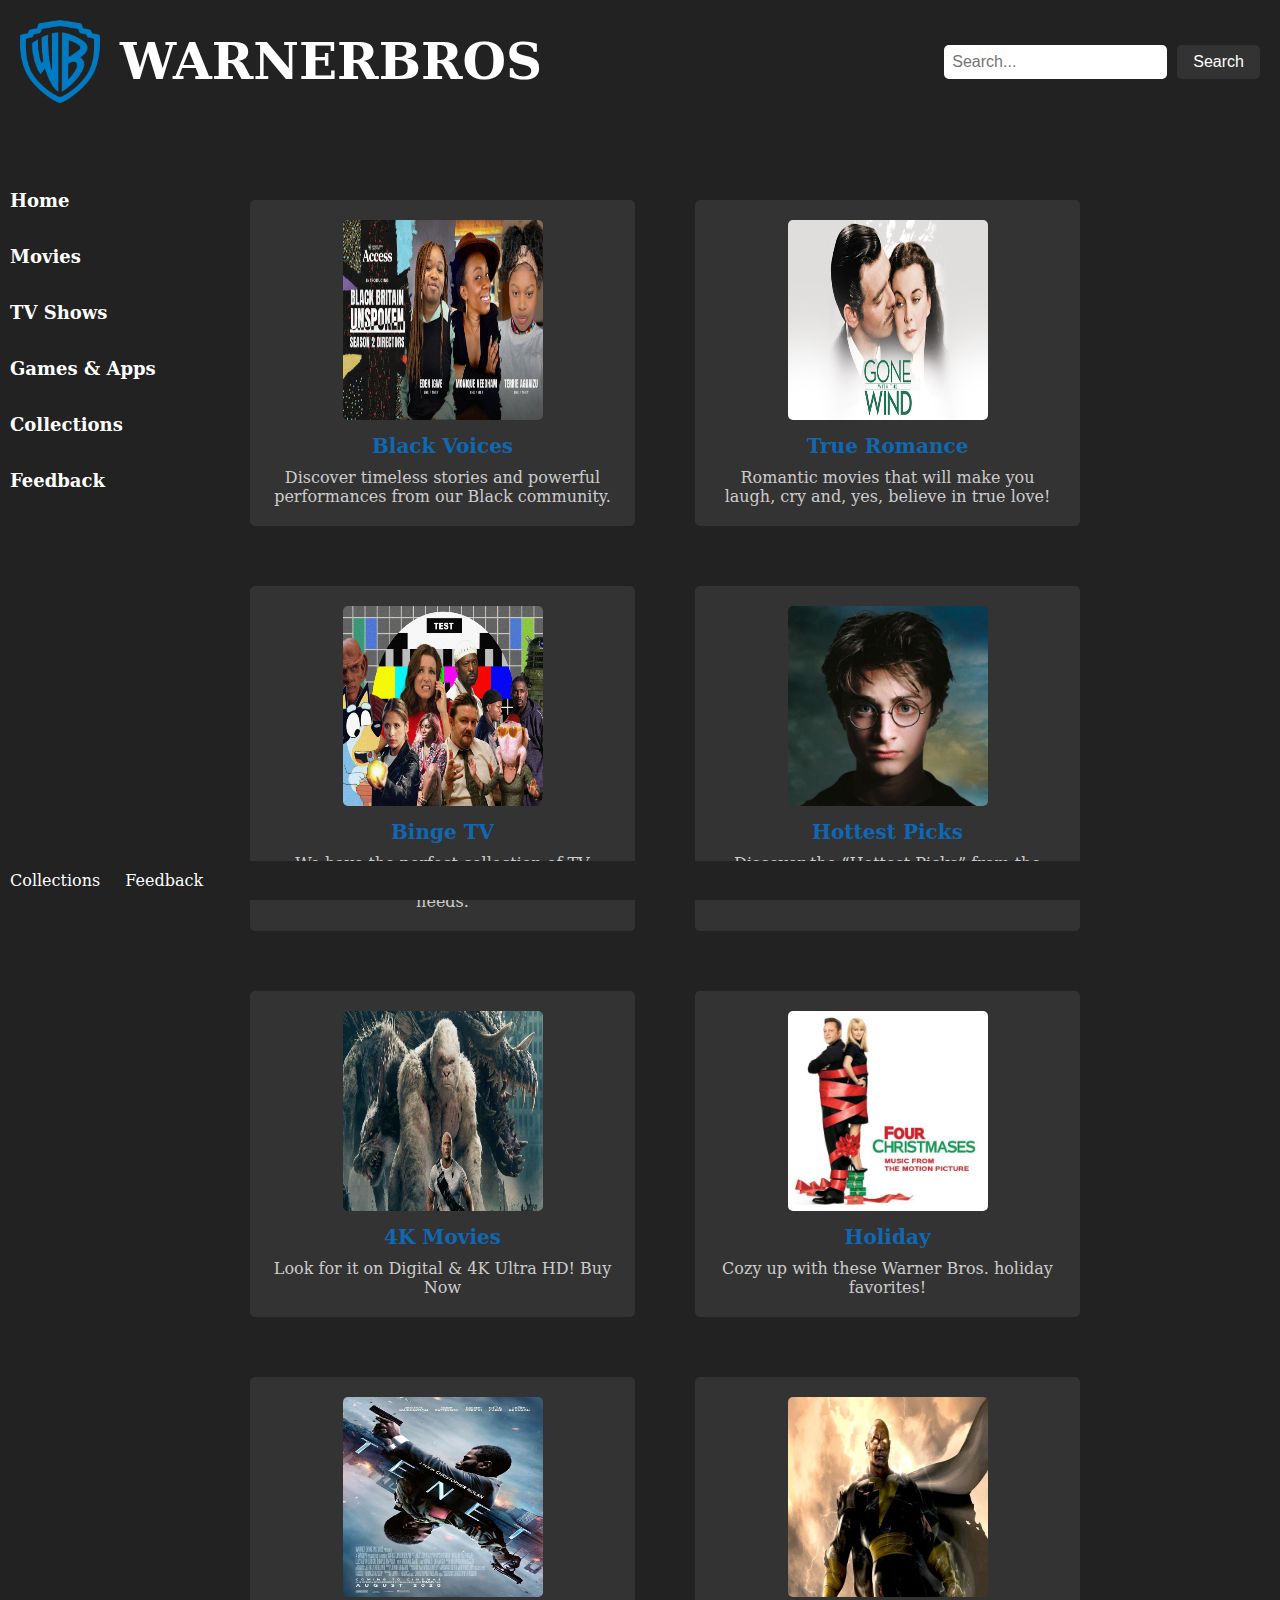
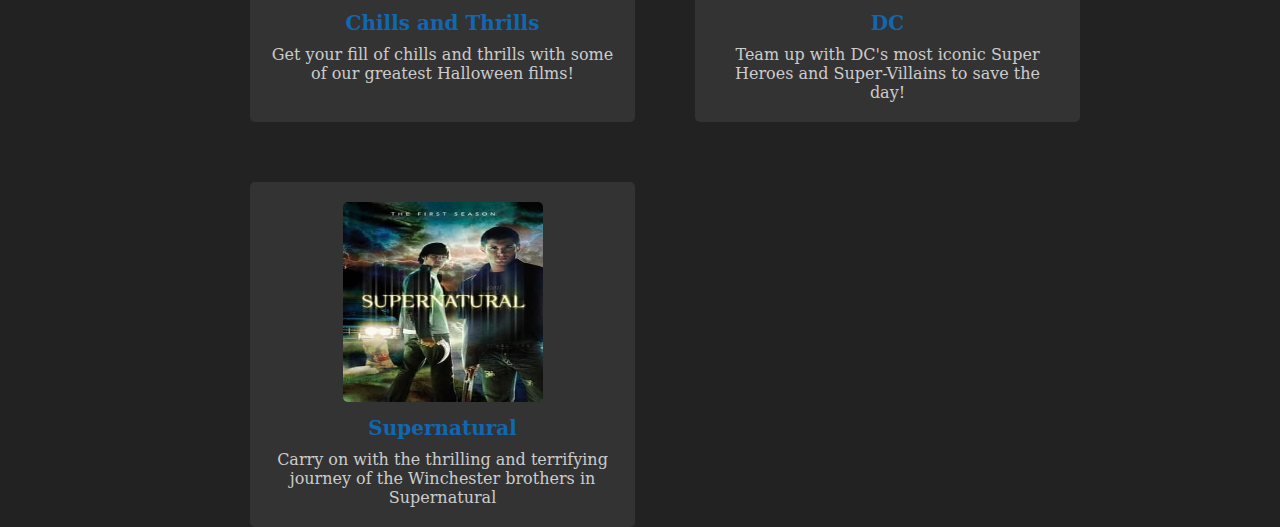
<file: collections.html>
<!DOCTYPE html>
<html lang="en">
<head>
    <meta charset="UTF-8">
    <meta name="viewport" content="width=device-width, initial-scale=1.0">
    <title>Warnerbros Website - Collections</title>
    <link rel="stylesheet" href="styles.css">
    <style>
        

        .container {
            max-width: 1500px;
            margin: 0 auto;
            padding: 200px;
            display: grid;
            grid-template-columns: repeat(auto-fit, minmax(250px, 1fr));
            grid-gap: 60px;
			margin-left: 50px;
        }

        .collection-item {
            background-color: #333;
            padding: 20px;
            border-radius: 5px;
            text-align: center;
        }

        .collection-item img {
            width: 200px;
            height: 200px;
            border-radius: 5px;
            margin-bottom: 10px;
        }

        .collection-title {
            font-size: 20px;
            font-weight: bold;
            margin-bottom: 10px;
        }

        .collection-description {
            font-size: 16px;
            color: #ccc;
        }
    </style>
</head>
<body>

    <header class="header">
        <div class="logo-container">
            <img src="Images/logo.png" alt="Your Logo" class="logo">
            <div class="title">WARNERBROS</div>
        </div>
        <div class="search-container">
            <input type="text" class="search-input" placeholder="Search...">
            <button class="search-button">Search</button>
        </div>
    </header>

    <nav class="vertical-nav">
        <ul>
            <li><a href="index.html">Home</a></li>
            <li><a href="movies.html">Movies</a></li>
            <li><a href="tv-shows.html">TV Shows</a></li>
            <li><a href="games-apps.html">Games & Apps</a></li>
            <li><a href="collections.html">Collections</a></li>
            <li><a href="feedback.html">Feedback</a></li>
        </ul>
    </nav>

    <div class="container">
        <div class="collection-item">
            <img src="Images/collection1.jpg" alt="Collection 1">
            <div class="collection-title">Black Voices</div>
            <div class="collection-description">Discover timeless stories and powerful performances from our Black community.</div>
        </div>
        <div class="collection-item">
            <img src="Images/collection2.jpg" alt="Collection 2">
            <div class="collection-title">True Romance</div>
            <div class="collection-description">Romantic movies that will make you laugh, cry and, yes, believe in true love!</div>
        </div>
        <div class="collection-item">
            <img src="Images/collection3.jpg" alt="Collection 3">
            <div class="collection-title">Binge TV</div>
            <div class="collection-description">We have the perfect collection of TV Series to meet your binge-watching needs.</div>
        </div>
		<div class="collection-item">
            <img src="Images/collection4.jpeg" alt="Collection 4">
            <div class="collection-title">Hottest Picks</div>
            <div class="collection-description">Discover the “Hottest Picks” from the Warner Bros. Library.</div>
        </div>
		<div class="collection-item">
            <img src="Images/collection5.jpg" alt="Collection 5">
            <div class="collection-title">4K Movies</div>
            <div class="collection-description">Look for it on Digital & 4K Ultra HD! Buy Now</div>
        </div>
		<div class="collection-item">
            <img src="Images/collection6.jpg" alt="Collection 6">
            <div class="collection-title">Holiday</div>
            <div class="collection-description">Cozy up with these Warner Bros. holiday favorites! </div>
        </div>
		<div class="collection-item">
            <img src="Images/collection7.jpg" alt="Collection 7">
            <div class="collection-title">Chills and Thrills</div>
            <div class="collection-description">Get your fill of chills and thrills with some of our greatest Halloween films!</div>
        </div>
		<div class="collection-item">
            <img src="Images/collection8.jpeg" alt="Collection 8">
            <div class="collection-title">DC</div>
            <div class="collection-description">Team up with DC's most iconic Super Heroes and Super-Villains to save the day! </div>
        </div>
		<div class="collection-item">
            <img src="Images/collection9.jpg" alt="Collection 9">
            <div class="collection-title">Supernatural</div>
            <div class="collection-description">Carry on with the thrilling and terrifying journey of the Winchester brothers in Supernatural</div>
        </div>
    </div>

    <footer>
        <div class="footer-links">
            <a href="#collections">Collections</a>
            <a href="#feedback">Feedback</a>
        </div>
    </footer>

    <script src="script.js"></script>
</body>
</html>
</file>
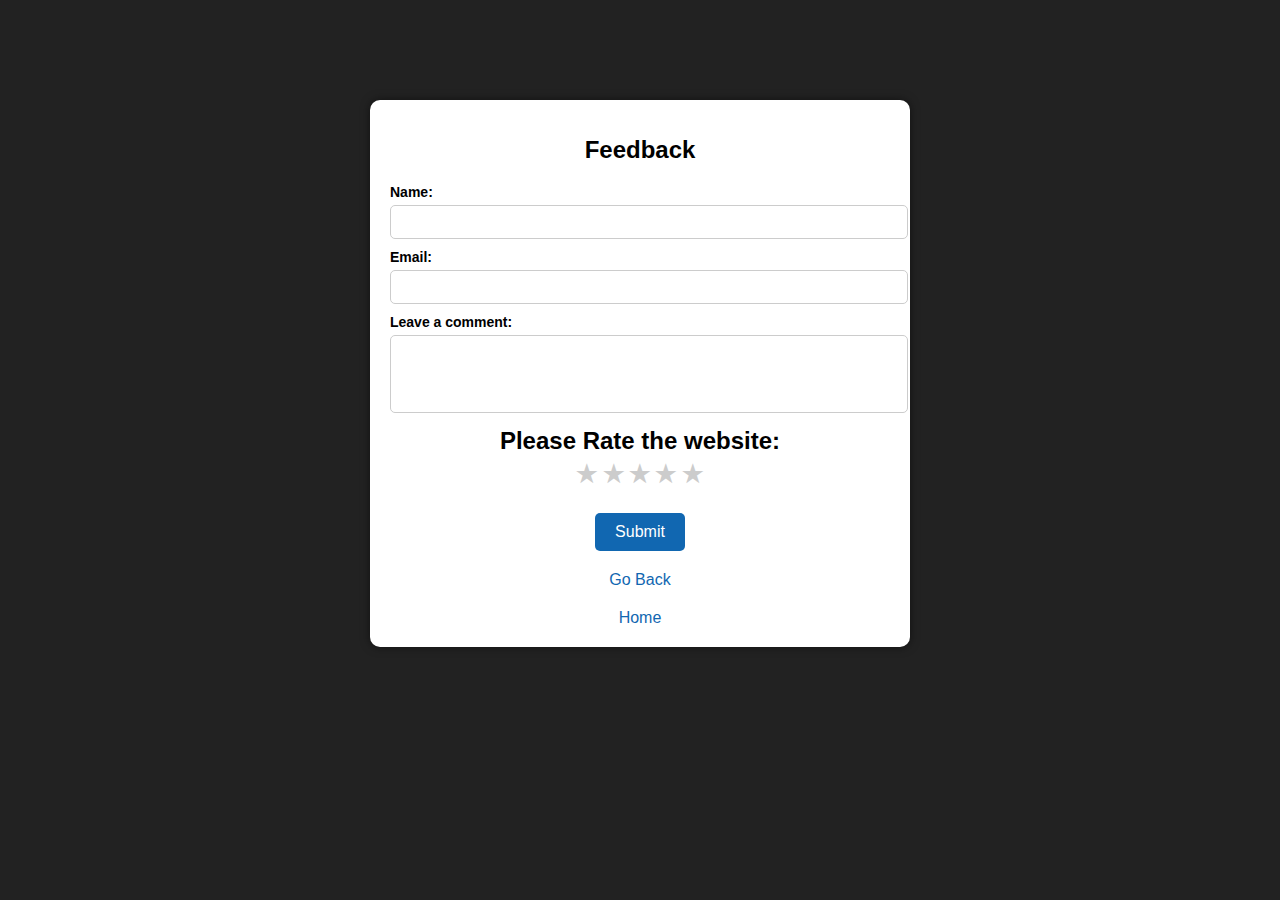
<file: feedback.html>
<!DOCTYPE html>
<html lang="en">
<head>
    <meta charset="UTF-8">
    <meta name="viewport" content="width=device-width, initial-scale=1.0">
    <title>Feedback</title>
    <style>
        body {
            font-family: Arial, sans-serif;
            background-color: #222;
			color: #black;
        }
        
        .container {
            max-width: 500px;
            margin: 100px auto;
            padding: 20px;
            background-color: white;
            border-radius: 10px;
            box-shadow: 0 0 10px rgba(0, 0, 0, 0.5);
			color: #black;
        }

        h1 {
            text-align: center;
            margin-bottom: 20px;
            font-size: 24px;
        }

        .form-group {
            margin-bottom: 10px;
        }

        label {
            display: block;
            font-weight: bold;
            margin-bottom: 5px;
            font-size: 14px;
        }

        input[type="text"],
        textarea {
            width: 100%;
            padding: 8px;
            border: 1px solid #ccc;
            border-radius: 5px;
            font-size: 14px;
            background-color: white;
            color: black;
        }

        textarea {
            height: 60px;
            resize: none;
        }

        .rating {
            margin-bottom: 20px;
            text-align: center;
        }

        .rating input[type="radio"] {
            display: none;
        }

        .rating label {
            display: inline-block;
            cursor: pointer;
            font-size: 24px;
            color: #black;
        }

        .rating input[type="radio"] + label {
            color: #ccc;
        }

        .rating input[type="radio"]:checked + label {
            color: #ffcc00;
        }

        .submit-btn {
            background-color: #1167b1;
            color: #fff;
            border: none;
            padding: 10px 20px;
            border-radius: 5px;
            cursor: pointer;
            font-size: 16px;
            transition: background-color 0.3s ease;
            display: block;
            margin: 0 auto;
        }

        .submit-btn:hover {
            background-color: #0b4c82;
        }

        .thank-you {
            text-align: center;
            margin-top: 20px;
            font-size: 18px;
            color: #black;
        }

        .back-btn {
            display: block;
            text-align: center;
            margin-top: 20px;
            font-size: 16px;
            color: #1167b1;
            text-decoration: none;
            transition: color 0.3s ease;
        }

        .back-btn:hover {
            color: #0b4c82;
        }
    </style>
</head>
<body>
    <div class="container">
        <h1>Feedback</h1>
        <form id="feedback-form">
            <div class="form-group">
                <label for="name">Name:</label>
                <input type="text" id="name" name="name" required>
            </div>
            <div class="form-group">
                <label for="email">Email:</label>
                <input type="text" id="email" name="email" required>
            </div>
            <div class="form-group">
                <label for="message">Leave a comment:</label>
                <textarea id="message" name="message" required></textarea>
            </div>
            <div class="form-group rating">
                <label for="rating">Please Rate the website:</label><br>
                <input type="radio" id="rating1" name="rating" value="5"><label for="rating1">★</label>
                <input type="radio" id="rating2" name="rating" value="4"><label for="rating2">★</label>
                <input type="radio" id="rating3" name="rating" value="3"><label for="rating3">★</label>
                <input type="radio" id="rating4" name="rating" value="2"><label for="rating4">★</label>
                <input type="radio" id="rating5" name="rating" value="1"><label for="rating5">★</label>
            </div>
            <button type="submit" class="submit-btn">Submit</button>
        </form>
        <div id="thank-you" class="thank-you" style="display: none;">Thank you for your feedback!</div>
        <a href="#" class="back-btn" onclick="history.go(-1);">Go Back</a>
        <a href="index.html" class="back-btn">Home</a>
    </div>

    <script>
        document.getElementById('feedback-form').addEventListener('submit', function(event) {
            event.preventDefault();
            document.getElementById('feedback-form').style.display = 'none';
            document.getElementById('thank-you').style.display = 'block';
        });
    </script>
</body>
</html>
</file>
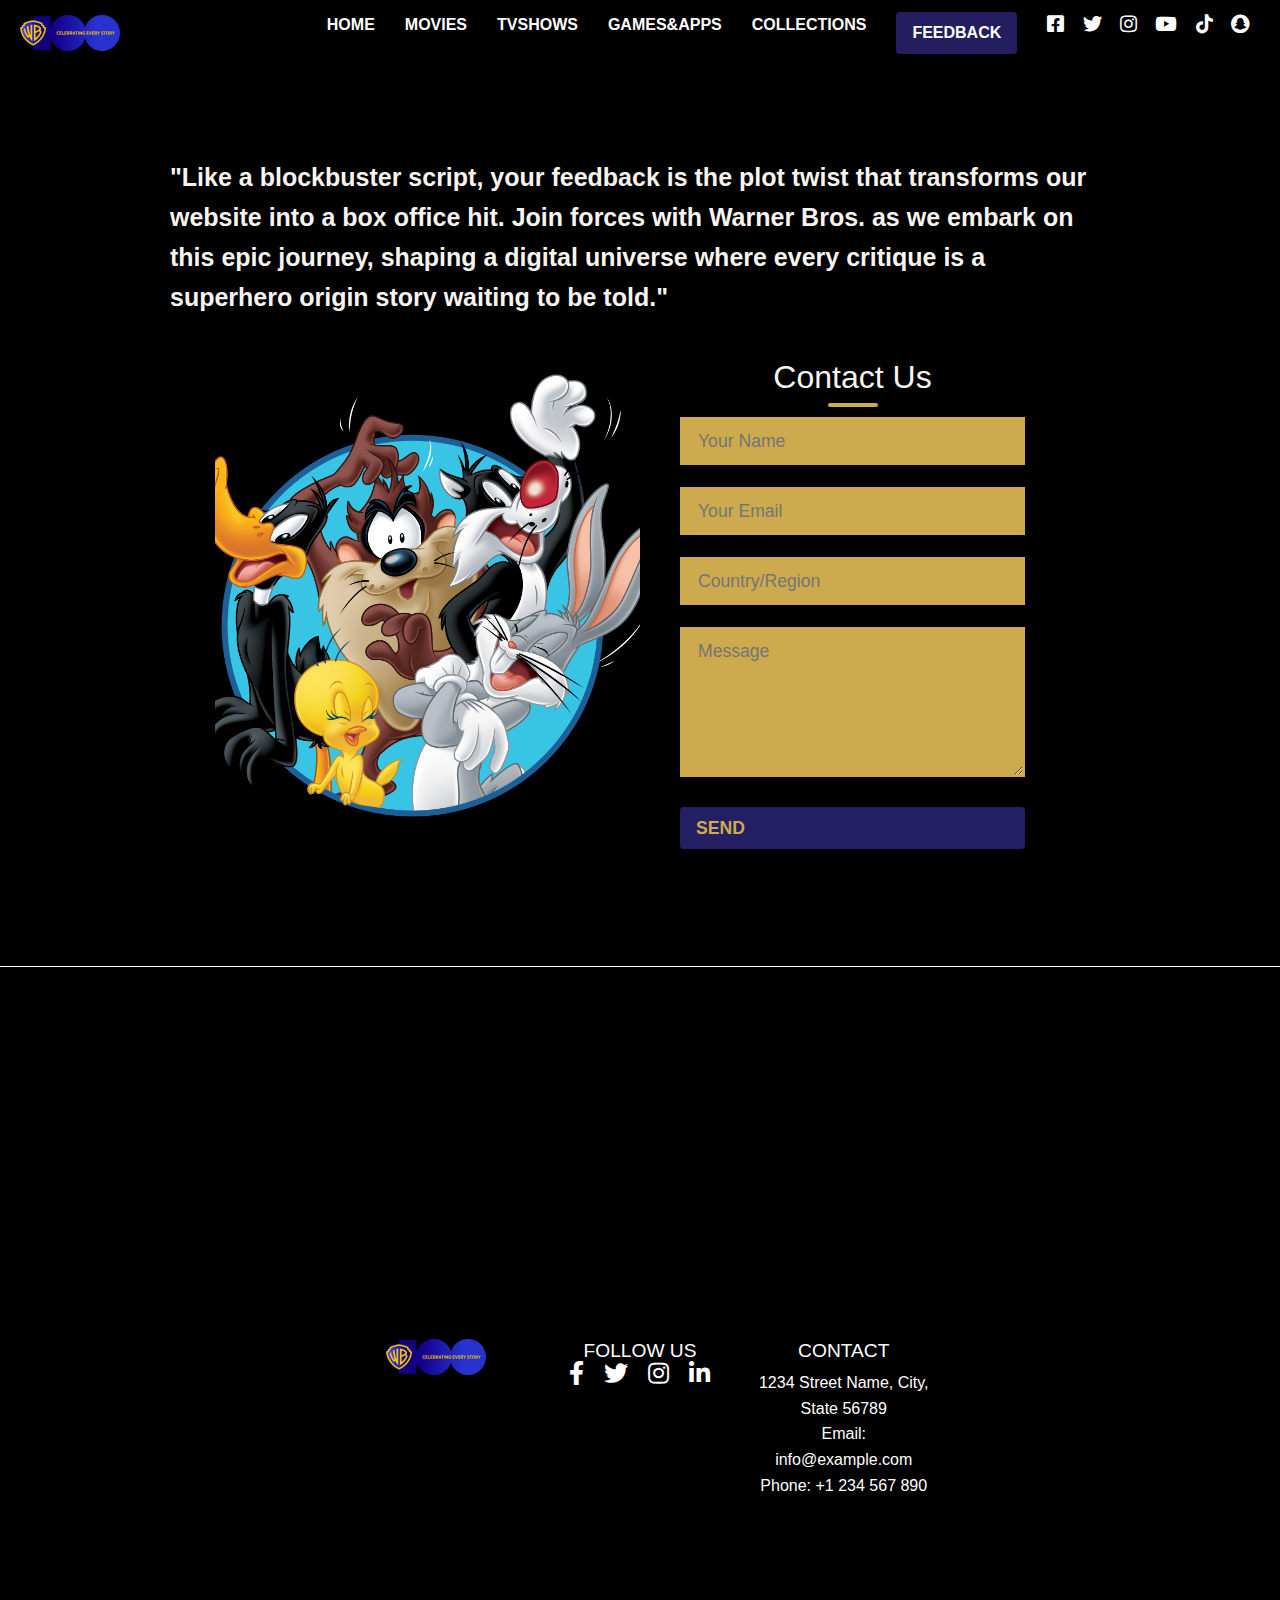
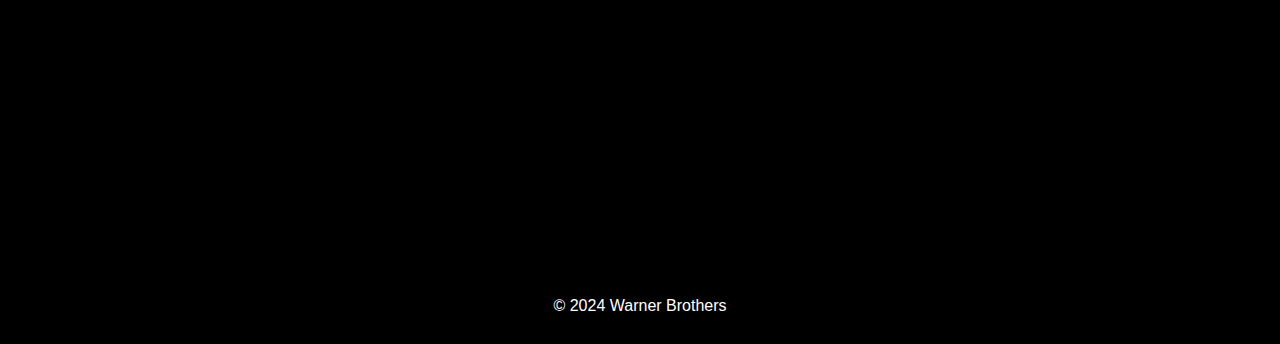
<file: Feedback.html>
<!DOCTYPE html>
<html lang="en">
<head>
  <title>Warner Bros | Feedback</title>
  <meta charset="utf-8">
  <meta name="viewport" content="width=device-width, initial-scale=1">
  <link href="https://cdnjs.cloudflare.com/ajax/libs/font-awesome/5.15.3/css/all.min.css" rel="stylesheet">
  <link href="https://stackpath.bootstrapcdn.com/bootstrap/4.5.2/css/bootstrap.min.css" rel="stylesheet">
   <link href="https://stackpath.bootstrapcdn.com/bootstrap/4.5.2/css/bootstrap.min.css" rel="stylesheet">
    <link href="https://cdnjs.cloudflare.com/ajax/libs/font-awesome/5.15.3/css/all.min.css" rel="stylesheet">
    <link href="https://fonts.googleapis.com/css?family=Quicksand&display=swap" rel="stylesheet">
   <link rel="stylesheet" href="style.css">
</head>
<style>
        .container {
            position: center;
            width: 100%;
            min-height: 100vh;
            display: flex;
            justify-content: center;
            align-items: center; 
            flex-direction: column;
            padding: 20px 100px;
        }

        .container:after {
            content: '';
            position: center;
            width: 100%;
            height: 100%;
            left: 0;
            top: 0;
            background: url("img/png.png") no-repeat center;
            background-size: cover;
            filter: blur(50px);
            z-index: -1;
        }

        .contact-box {
            max-width: 850px;
            display: grid;
            grid-template-columns: repeat(2, 1fr);
            justify-content: center;
            align-items: center;
            text-align: center;
			position: center;
            background-color: black;
            box-shadow: 0px 0px 19px 5px rgba(0,0,0,0.19);
        }

        .left {
            background: url("img/png.png") no-repeat center;
            background-size: cover;
            height: 100%;
        }

        .right {
            padding: 25px 40px;
        }

        h2 {
            position: relative;
            padding: 0 0 10px;
            margin-bottom: 10px;
        }

        h2:after {
            content: '';
            position: absolute;
            left: 50%;
            bottom: 0;
            transform: translateX(-50%);
            height: 4px;
            width: 50px;
            border-radius: 2px;
            background-color: #cdaa4d;
        }

        .field {
            width: 100%;
            border: 2px solid rgba(0, 0, 0, 0);
            outline: none;
            background-color: #cdaa4d;
            padding: 0.5rem 1rem;
            font-size: 1.1rem;
            margin-bottom: 22px;
            transition: .3s;
        }

        .field:hover {
            background-color: rgba(0, 0, 0, 0.1);
        }

        textarea {
            min-height: 150px;
        }

        .btn {
            width: 100%;
            padding: 0.5rem 1rem;
            background-color: #241e63;
            color: #cdaa4d;
            font-size: 1.1rem;
            border: none;
            outline: none;
            cursor: pointer;
            transition: 0.5s;
        }

        .btn:hover {
            background-color: #342b99;
        }

        .field:focus {
            border: 2px solid rgba(30,85,250,0.47);
            background-color: #fff;
        }

        @media screen and (max-width: 880px) {
            .contact-box {
                grid-template-columns: 1fr;
            }
            .left {
                height: 200px;
            }
        }
	.footer {
      color:#fff;
      padding: 10px 0;
      border-top: 1px solid white;
    }
    .footer .logo {
      max-width: 100px;
    }
    .footer .social-icons a {
      margin: 0 10px;
      color: #fff;
      font-size: 24px;
    }
.footer {
          background-color: black;
          padding: 10px 0;
      }
      .footer h5 {
          font-size: 1.2rem;
      }
      .footer p {
          font-size: 1rem;
      }
      .footer .social-icons {
          display: flex;
          justify-content: center;
      }	
</style>
<body>
 <header>
        <nav class="nav nav-pills">
        <ul class='nav-bar' style="margin-bottom: 0px;">
            <li class='logo'><a href='#'><img src='wb100.png'></a></li>
            <input type='checkbox' id='check' />
            <span class="menu">
                <li><a href="index.html">Home</a></li>
                <li><a href="Movies.html">Movies</a></li>
                <li><a href="TvShows.html">TvShows</a></li>
                <li><a href="Games&Apps.html">Games&Apps</a></li>
                <li><a href="Collections.html">Collections</a></li>
                <li><a  class="nav-link active" aria-current="page" href="Feedback.html" style="color: white; background-color: #241e61;">Feedback</a></li>
                <li class="social-icons">
                <a href="#"><i class="fab fa-facebook-square"></i></a>
                <a href="#"><i class="fab fa-twitter"></i></a>
                <a href="#"><i class="fab fa-instagram"></i></a>
                <a href="#"><i class="fab fa-youtube"></i></a>
                <a href="#"><i class="fab fa-tiktok"></i></a>
                <a href="#"><i class="fab fa-snapchat"></i></a>
                </li> 
                <label for="check" class="close-menu"><i class="fas fa-times"></i></label>
            </span>
            <label for="check" class="open-menu"><i class="fas fa-bars"></i></label>
        </ul>
    </nav>
	</header>
	<section>
	<div class="container">
        <p style="text-align: absolute; position: relative; font-weight: bold; font-size: 25px;">"Like a blockbuster script, your feedback is the plot twist that transforms our website into a box office hit. Join forces with Warner Bros. as we embark on this epic journey, shaping a digital universe where every critique is a superhero origin story waiting to be told."</p>
        <div class="contact-box">
            <div class="left"></div>
            <div class="right">
                <h2>Contact Us</h2>
                <input type="text" class="field" id="name" placeholder="Your Name">
                <input type="email" class="field" id="email" placeholder="Your Email">
                <input type="text" class="field" id="country" placeholder="Country/Region">
                <textarea placeholder="Message" class="field" id="message"></textarea>
                <button class="btn" id="submitBtn">Send</button>
            </div>
        </div>
		</section>
<article>
 <footer class="footer text-center text-lg-start">
  <div class="container p-4">
    <div class="row">
      <div class="col-lg-4 col-md-6 mb-4 mb-md-0">
        <img src="wb100.png" alt="Logo" class="logo">
      </div>

      <div class="col-lg-4 col-md-6 mb-4 mb-md-0">
        <h5 class="text-uppercase">Follow us</h5>
        <div class="social-icons">
          <a href="https://facebook.com" target="_blank"><i class="fab fa-facebook-f"></i></a>
          <a href="https://twitter.com" target="_blank"><i class="fab fa-twitter"></i></a>
          <a href="https://instagram.com" target="_blank"><i class="fab fa-instagram"></i></a>
          <a href="https://linkedin.com" target="_blank"><i class="fab fa-linkedin-in"></i></a>
        </div>
      </div>

      <div class="col-lg-4 col-md-12 mb-4 mb-md-0">
        <h5 class="text-uppercase">Contact</h5>
        <p>
          1234 Street Name, City, State 56789<br>
          Email: info@example.com<br>
          Phone: +1 234 567 890
        </p>
      </div>
    </div>
  </div>
  
  <div class="text-center p-3" style="background-color: rgba(0, 0, 0, 0.2);">
    © 2024 Warner Brothers	
</article>
	 <script src="https://code.jquery.com/jquery-3.5.1.slim.min.js"></script>
    <script src="https://cdn.jsdelivr.net/npm/@popperjs/core@2.5.4/dist/umd/popper.min.js"></script>
    <script src="https://stackpath.bootstrapcdn.com/bootstrap/4.5.2/js/bootstrap.min.js"></script>
    <script>
        document.getElementById('submitBtn').addEventListener('click', function(e) {
            e.preventDefault();
            
            // Get form fields
            const name = document.getElementById('name').value;
            const email = document.getElementById('email').value;
            const country = document.getElementById('country').value;
            const message = document.getElementById('message').value;

            // Simple validation
            const namePattern = /^[A-Za-z\s]+$/;
            const emailPattern = /^[a-zA-Z0-9._-]+@[a-zA-Z0-9.-]+\.[a-zA-Z]{2,6}$/;
            const countryPattern = /^[A-Za-z\s]+$/;
            const messagePattern = /^[A-Za-z0-9\s.,?!]+$/;

            if (!namePattern.test(name)) {
                alert('Please enter a valid name (alphabets only).');
                return;
            }
            if (!emailPattern.test(email)) {
                alert('Please enter a valid email address.');
                return;
            }
            if (!countryPattern.test(country)) {
                alert('Please enter a valid country/region (alphabets only).');
                return;
            }
            if (!messagePattern.test(message)) {
                alert('Please enter a valid message (alphabets and numbers only).');
                return;
            }

            // Show confirmation message
            alert('Thank you for your feedback! Your message has been sent.');

            // Reset the form
            document.getElementById('name').value = '';
            document.getElementById('email').value = '';
            document.getElementById('country').value = '';
            document.getElementById('message').value = '';
        });
    </script>
</body>
</html>
</file>
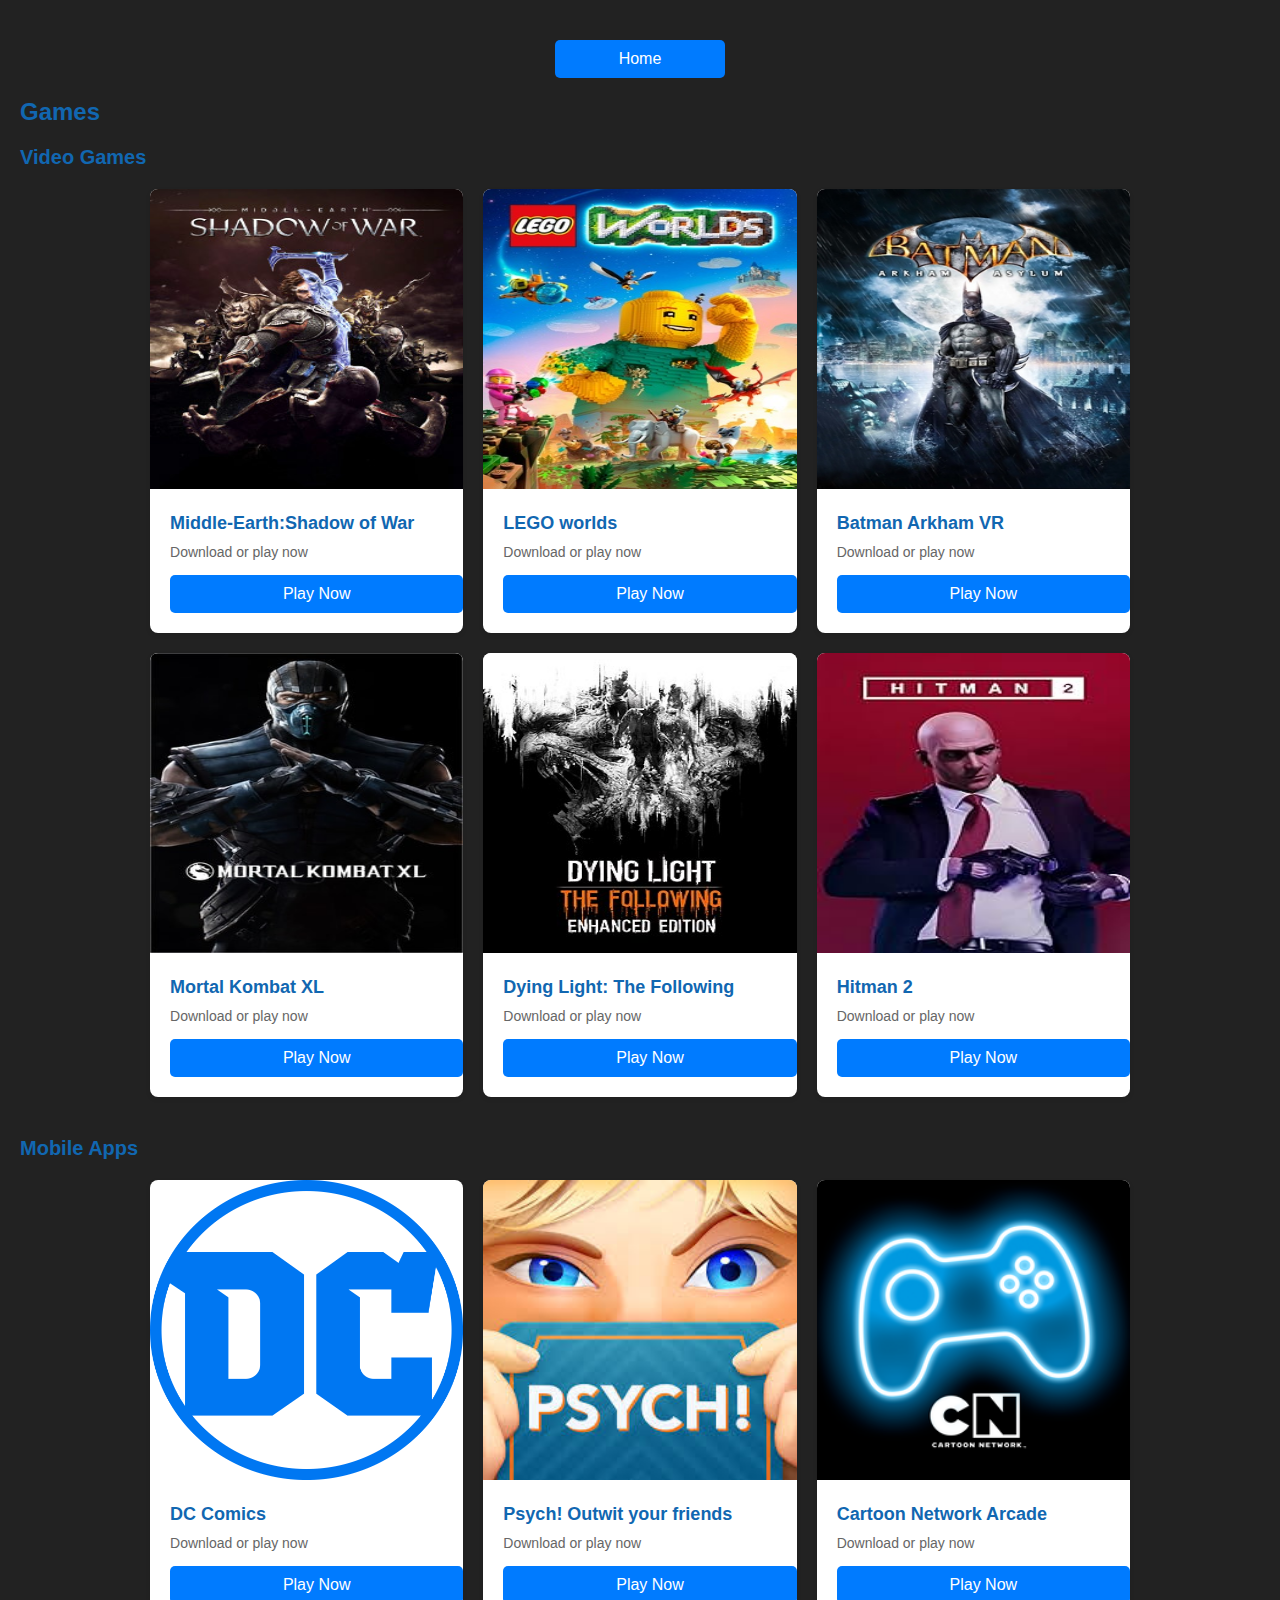
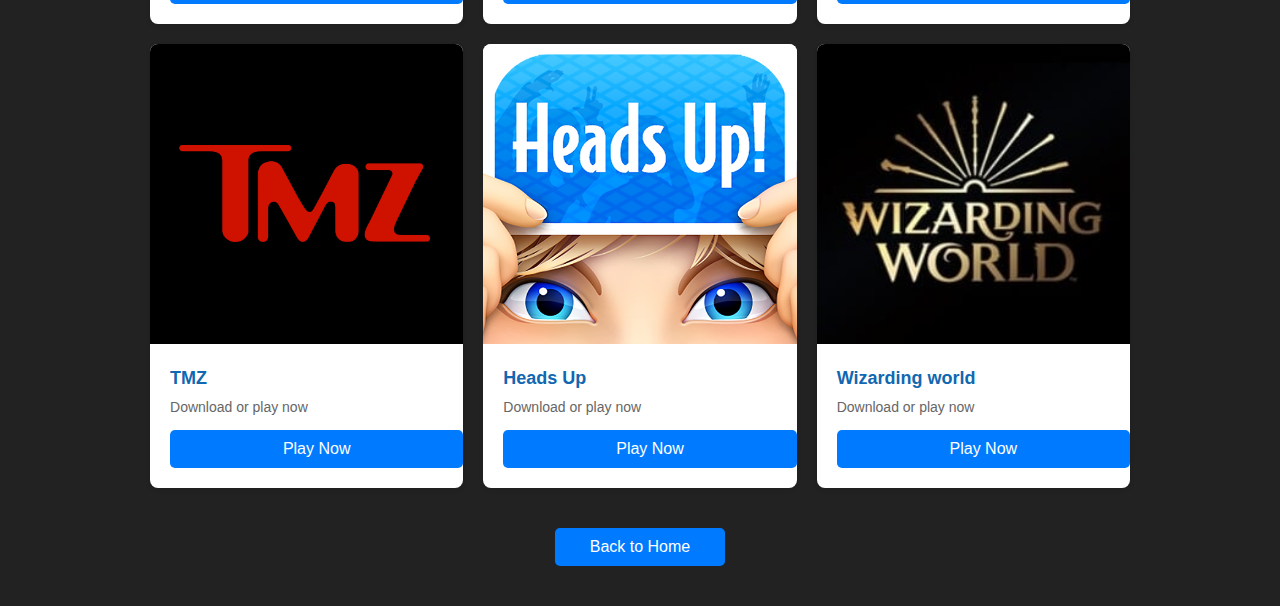
<file: games-apps.html>
<!DOCTYPE html>
<html lang="en">
<head>
    <meta charset="UTF-8">
    <meta name="viewport" content="width=device-width, initial-scale=1.0">
    <title>Games</title>
    <style>
        body {
            font-family: Arial, sans-serif;
            background-color: #222;
            margin: 0;
            padding: 20px;
			color:  #1167b1;
        }

        .title {
            font-size: 24px;
            font-weight: bold;
            margin-bottom: 20px;
        }

        .category-title {
            font-size: 20px;
            font-weight: bold;
            margin: 20px 0;
        }

        .game-container {
            display: flex;
            flex-wrap: wrap;
            justify-content: space-around;
            max-width: 1000px;
            margin: 0 auto;
        }

        .game {
            width: calc(33.33% - 20px);
            margin-bottom: 20px;
            background-color: #fff;
            box-shadow: 0px 2px 5px rgba(0, 0, 0, 0.1);
            border-radius: 8px;
            overflow: hidden;
        }

        .game img {
            width: 100%;
            height: 300px;
        }

        .game-content {
            padding: 20px;
        }

        .game-title {
            font-size: 18px;
            font-weight: bold;
            margin-bottom: 10px;
        }

        .game-description {
            font-size: 14px;
            color: #666;
            margin-bottom: 15px;
        }

        .play-now-btn {
            display: block;
            width: 100%;
            padding: 10px;
            background-color: #007bff;
            color: #fff;
            text-align: center;
            text-decoration: none;
            border: none;
            border-radius: 5px;
            cursor: pointer;
            transition: background-color 0.3s ease;
        }

        .play-now-btn:hover {
            background-color: #0056b3;
        }

        .back-btn {
            display: block;
            width: 150px;
            margin: 20px auto;
            padding: 10px;
            background-color: #007bff;
            color: #fff;
            text-align: center;
            text-decoration: none;
            border: none;
            border-radius: 5px;
            cursor: pointer;
            transition: background-color 0.3s ease;
        }

        .back-btn:hover {
            background-color: #0056b3;
        }
    </style>
</head>
    <a href="index.html" class="back-btn">Home</a>
<body>
    <div class="title">Games</div>

    <div class="category-title">Video Games</div>
    <div class="game-container">
        <div class="game">
            <img src="Images/vg1.jpg" alt="Video Game 1">
            <div class="game-content">
                <div class="game-title">Middle-Earth:Shadow of War</div>
				<div class="game-description">Download or play now</div>
				<a href="https://www.shadowofwar.com/purchase/" class="play-now-btn" target="_blank">Play Now</a>

            </div>
        </div>
        <div class="game">
            <img src="Images/vg2.jpg" alt="Video Game 2">
            <div class="game-content">
                <div class="game-title">LEGO worlds</div>
                <div class="game-description">Download or play now</div>
                <a href="https://www.amazon.com/LEGO-Worlds/dp/B01N2S0PWW?th=1" class="play-now-btn" target="_blank">Play Now</a>
            </div>
        </div>
		<div class="game">
            <img src="Images/vg3.jpg" alt="Video Game 2">
            <div class="game-content">
                <div class="game-title">Batman Arkham VR</div>
                <div class="game-description">Download or play now</div>
                <a href="https://www.amazon.com/gp/product/B01I48X1A0" class="play-now-btn" target="_blank">Play Now</a>
            </div>
        </div>
		<div class="game">
            <img src="Images/vg4.jpg" alt="Video Game 2">
            <div class="game-content">
                <div class="game-title">Mortal Kombat XL</div>
                <div class="game-description">Download or play now</div>
                <a href="https://www.mortalkombat.com/en-us" class="play-now-btn" target="_blank">Play Now</a>
            </div>
        </div>
		<div class="game">
            <img src="Images/vg5.jpg" alt="Video Game 2">
            <div class="game-content">
                <div class="game-title">Dying Light: The Following</div>
                <div class="game-description">Download or play now</div>
                <a href="https://dyinglightgame.com/" class="play-now-btn" target="_blank">Play Now</a>
            </div>
        </div>
		<div class="game">
            <img src="Images/vg6.jpg" alt="Video Game 2">
            <div class="game-content">
                <div class="game-title">Hitman 2</div>
                <div class="game-description">Download or play now</div>
                <a href="https://ioi.dk/hitman" class="play-now-btn" target="_blank">Play Now</a>
            </div>
        </div>
    </div>

    <div class="category-title">Mobile Apps</div>
    <div class="game-container">
        <div class="game">
            <img src="Images/mob6.png" alt="Mobile App 1">
            <div class="game-content">
                <div class="game-title">DC Comics</div>
                <div class="game-description">Download or play now</div>
                <a href="https://www.dc.com/" class="play-now-btn" target="_blank">Play Now</a>
            </div>
        </div>

        <div class="game">
            <img src="Images/mob2.jpg" alt="Mobile App 2">
            <div class="game-content">
                <div class="game-title">Psych! Outwit your friends</div>
                <div class="game-description">Download or play now</div>
                <a href="https://www.ellenshop.com/pages/goodfun" class="play-now-btn" target="_blank">Play Now</a>
            </div>
        </div>
		<div class="game">
            <img src="Images/mob3.png" alt="Mobile App 2">
            <div class="game-content">
                <div class="game-title">Cartoon Network Arcade</div>
                <div class="game-description">Download or play now</div>
                <a href="https://apps.apple.com/us/app/cartoon-network-arcade/id1419766606?itsct=apps_box&itscg=30200" class="play-now-btn" target="_blank">Play Now</a>
            </div>
        </div>
		<div class="game">
            <img src="Images/mob4.png" alt="Mobile App 2">
            <div class="game-content">
                <div class="game-title">TMZ</div>
                <div class="game-description">Download or play now</div>
                <a href="https://www.tmz.com/" class="play-now-btn" target="_blank">Play Now</a>
            </div>
        </div>
		<div class="game">
            <img src="Images/mob5.jpg" alt="Mobile App 2">
            <div class="game-content">
                <div class="game-title">Heads Up</div>
                <div class="game-description">Download or play now</div>
                <a href="https://www.ellenshop.com/pages/goodfun" class="play-now-btn" target="_blank">Play Now</a>
            </div>
        </div>
		<div class="game">
            <img src="Images/mob1.jpg" alt="Mobile App 2">
            <div class="game-content">
                <div class="game-title">Wizarding world</div>
                <div class="game-description">Download or play now</div>
                <a href="https://www.wizardingworld.com/" class="play-now-btn" target="_blank">Play Now</a>
            </div>
        </div>

    </div>

    <a href="index.html" class="back-btn">Back to Home</a>
</body>
</html>
</file>
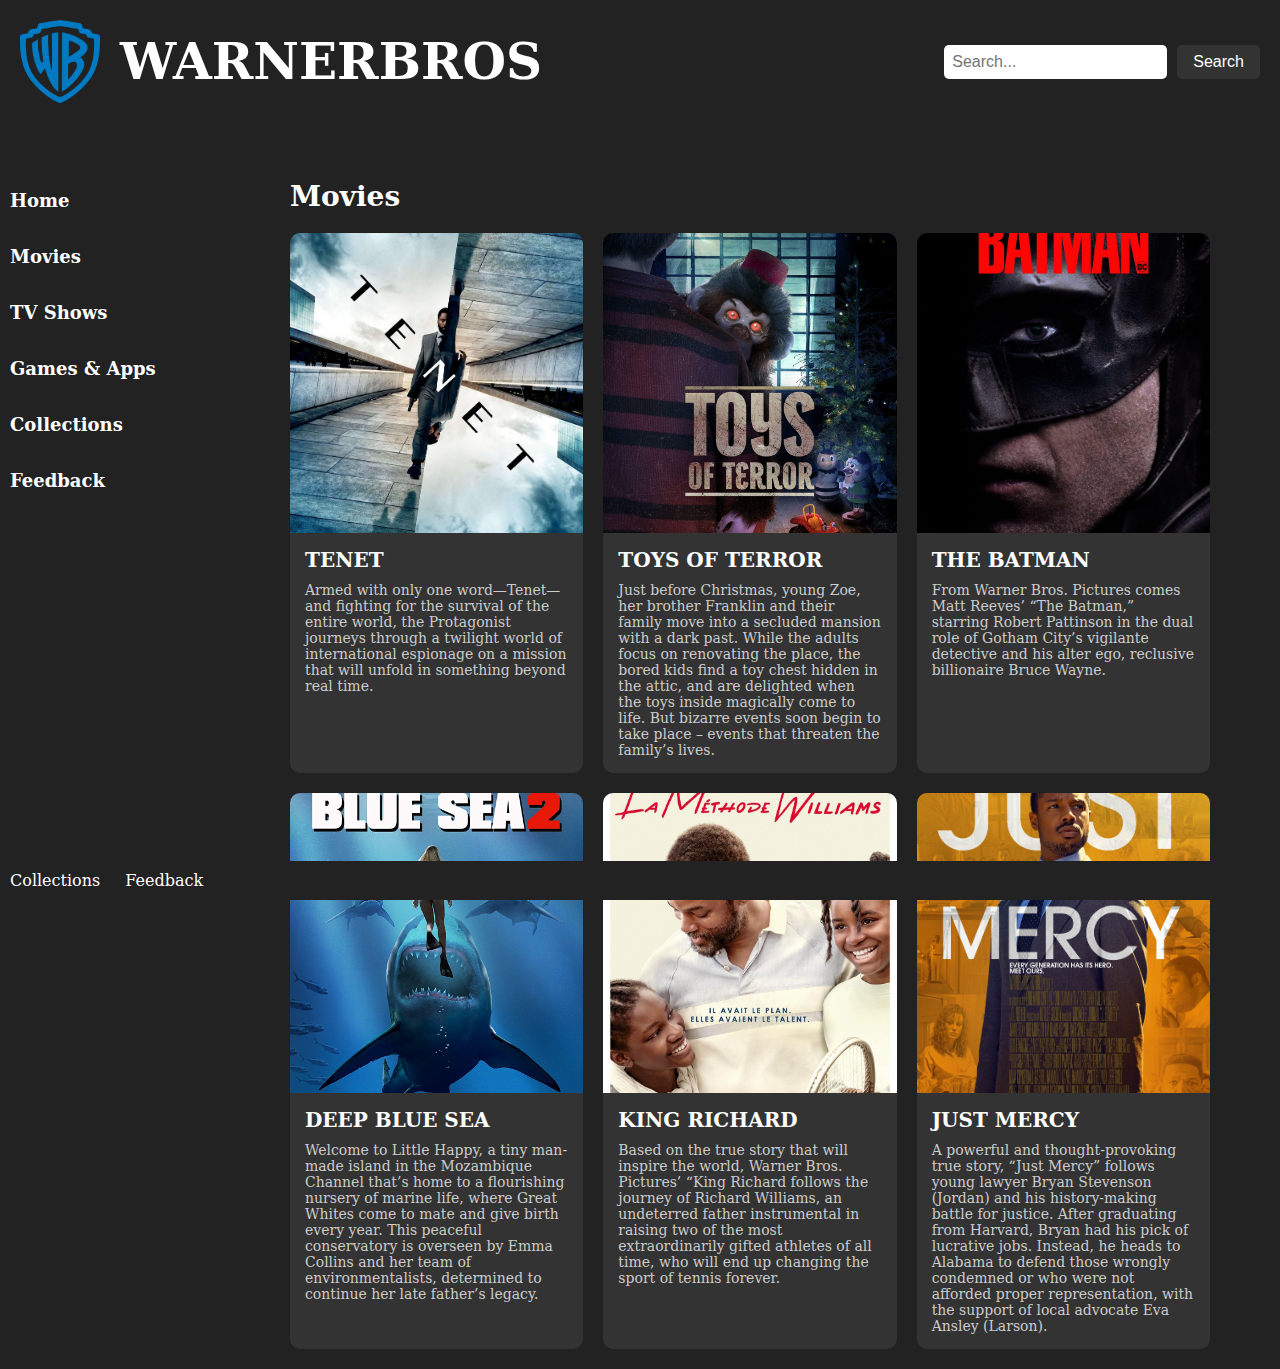
<file: movies.html>
<!DOCTYPE html>
<html lang="en">
<head>
    <meta charset="UTF-8">
    <meta name="viewport" content="width=device-width, initial-scale=1.0">
    <meta name="description" content="Warnerbros Movies">
    <meta name="keywords" content="Warnerbros, movies">
    <title>Warnerbros Movies</title>
    <link rel="stylesheet" href="styles.css">
</head>
<body>

    <header class="header">
        <div class="logo-container">
            <img src="Images/logo.png" alt="Warnerbros Logo" class="logo">
            <div class="title">WARNERBROS</div>
        </div>
        <div class="search-container">
            <input type="text" class="search-input" placeholder="Search...">
            <button class="search-button">Search</button>
        </div>
    </header>

    <nav class="vertical-nav">
        <ul>
            <li><a href="index.html">Home</a></li>
            <li><a href="movies.html">Movies</a></li>
            <li><a href="tv-shows.html">TV Shows</a></li>
            <li><a href="games-apps.html">Games & Apps</a></li>
            <li><a href="collections.html">Collections</a></li>
            <li><a href="feedback.html">Feedback</a></li>
        </ul>
    </nav>

    <div class="container">
        <section class="movies-section">
            <h2>Movies</h2>
            <div class="mrow">
                <div class="movie" onclick="showDescription('Movie Title 1', 'Short description of Movie 1. Lorem ipsum dolor sit amet, consectetur adipiscing elit.')">
                    <div class="movie-img">
                        <img src="Images/movie3.jpg" alt="Movie 1">
                    </div>
                    <div class="movie-info">
                        <h3>TENET</h3>
                        <p>Armed with only one word—Tenet—and fighting for the survival of the entire world, the Protagonist journeys through a twilight world of international espionage on a mission that will unfold in something beyond real time.</p>
                    </div>
                </div>
                <div class="movie" onclick="showDescription('Movie Title 2', 'Short description of Movie 2. Lorem ipsum dolor sit amet, consectetur adipiscing elit.')">
                    <div class="movie-img">
                        <img src="Images/movie4.jpg" alt="Movie 2">
                    </div>
                    <div class="movie-info">
                        <h3>TOYS OF TERROR</h3>
                        <p>Just before Christmas, young Zoe, her brother Franklin and their family move into a secluded mansion with a dark past. While the adults focus on renovating the place, the bored kids find a toy chest hidden in the attic, and are delighted when the toys inside magically come to life. But bizarre events soon begin to take place – events that threaten the family’s lives.</p>
                    </div>
                </div>
                <div class="movie" onclick="showDescription('Movie Title 3', 'Short description of Movie 3. Lorem ipsum dolor sit amet, consectetur adipiscing elit.')">
                    <div class="movie-img">
                        <img src="Images/movie2.jpg" alt="Movie 3">
                    </div>
                    <div class="movie-info">
                        <h3>THE BATMAN</h3>
                        <p>From Warner Bros. Pictures comes Matt Reeves’ “The Batman,” starring Robert Pattinson in the dual role of Gotham City’s vigilante detective and his alter ego, reclusive billionaire Bruce Wayne.</p>
                    </div>
                </div>
				 <div class="movie" onclick="showDescription('Movie Title 3', 'Short description of Movie 3. Lorem ipsum dolor sit amet, consectetur adipiscing elit.')">
                    <div class="movie-img">
                        <img src="Images/movie5.jpg" alt="Movie 3">
                    </div>
                    <div class="movie-info">
                        <h3>DEEP BLUE SEA</h3>
                        <p>Welcome to Little Happy, a tiny man-made island in the Mozambique Channel that’s home to a flourishing nursery of marine life, where Great Whites come to mate and give birth every year. This peaceful conservatory is overseen by Emma Collins and her team of environmentalists, determined to continue her late father’s legacy. </p>
                    </div>
                </div>
				 <div class="movie" onclick="showDescription('Movie Title 3', 'Short description of Movie 3. Lorem ipsum dolor sit amet, consectetur adipiscing elit.')">
                    <div class="movie-img">
                        <img src="Images/movie1.jpg" alt="Movie 3">
                    </div>
                    <div class="movie-info">
                        <h3>KING RICHARD</h3>
                        <p>Based on the true story that will inspire the world, Warner Bros. Pictures’ “King Richard follows the journey of Richard Williams, an undeterred father instrumental in raising two of the most extraordinarily gifted athletes of all time, who will end up changing the sport of tennis forever.</p>
                    </div>
                </div>
				 <div class="movie" onclick="showDescription('Movie Title 3', 'Short description of Movie 3. Lorem ipsum dolor sit amet, consectetur adipiscing elit.')">
                    <div class="movie-img">
                        <img src="Images/movie6.jpg" alt="Movie 3">
                    </div>
                    <div class="movie-info">
                        <h3>JUST MERCY</h3>
                        <p>A powerful and thought-provoking true story, “Just Mercy” follows young lawyer Bryan Stevenson (Jordan) and his history-making battle for justice. After graduating from Harvard, Bryan had his pick of lucrative jobs. Instead, he heads to Alabama to defend those wrongly condemned or who were not afforded proper representation, with the support of local advocate Eva Ansley (Larson).</p>
                    </div>
                </div>
            </div>
        </section>
    </div>

    <footer class="footer">
        <div class="footer-links">
            <a href="#collections">Collections</a>
            <a href="#feedback">Feedback</a>
        </div>
    </footer>

    <div id="movie-popup" class="movie-popup">
        <div class="movie-popup-content">
            <span class="movie-popup-close" onclick="closePopup()">&times;</span>
            <h2 id="popup-title"></h2>
            <p id="popup-description"></p>
        </div>
    </div>

    <script src="script.js"></script>
</body>
</html>
</file>
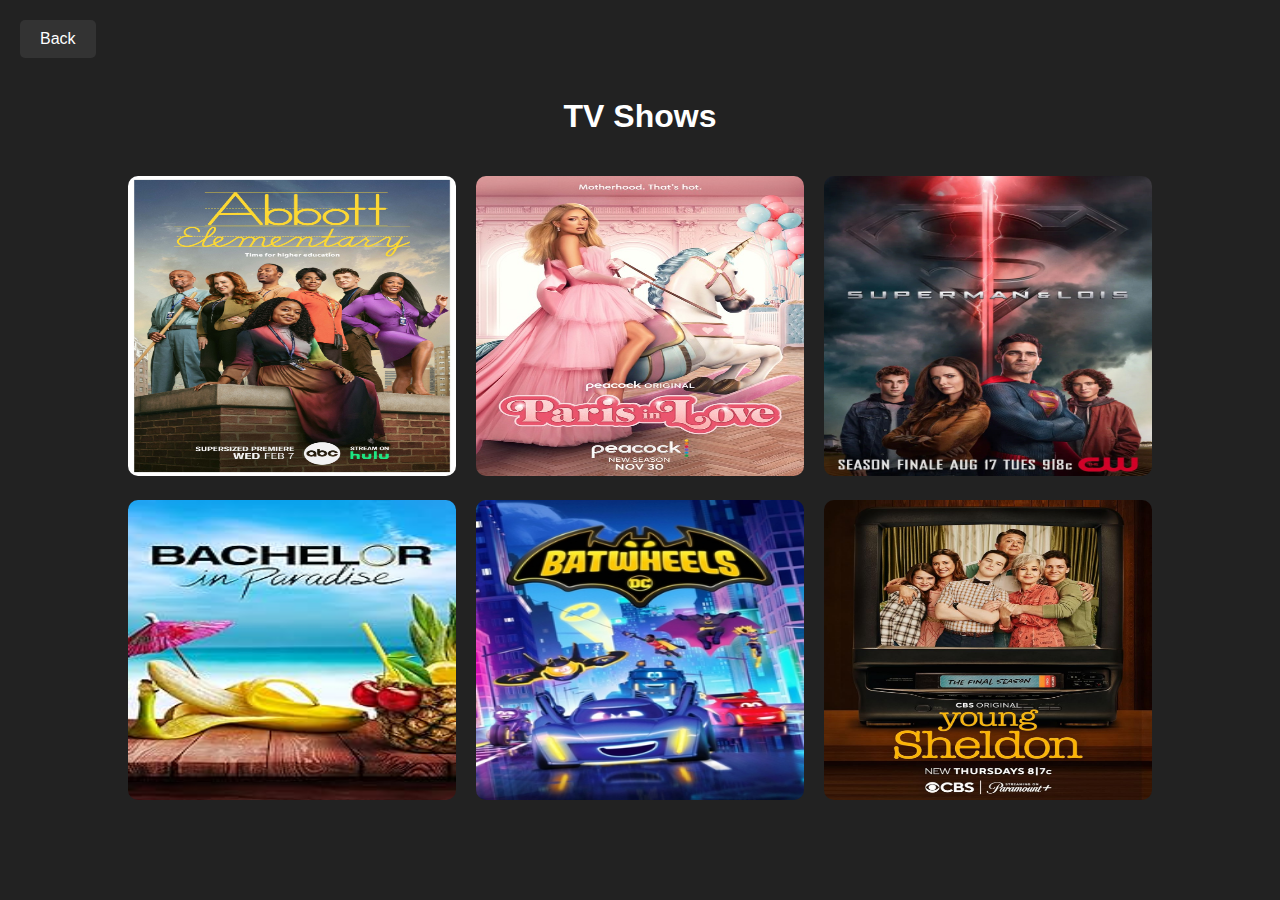
<file: tv-shows.html>
<!DOCTYPE html>
<html lang="en">
<head>
    <meta charset="UTF-8">
    <meta name="viewport" content="width=device-width, initial-scale=1.0">
    <title>TV Shows</title>
    <style>
        body {
            font-family: Arial, sans-serif;
            display: flex;
            justify-content: center;
            align-items: center;
            flex-direction: column;
            min-height: 100vh;
            margin: 0;
            background-color: #222;
			color: white;
        }
        .container {
            display: grid;
            grid-template-columns: repeat(3, 1fr);
            gap: 20px;
            width: 80%;
            max-width: 1200px;
            margin: 20px auto;
        }
        .show {
            position: relative;
            cursor: pointer;
            overflow: hidden;
        }
        .show img {
            width: 100%;
            border-radius: 10px;
            transition: transform 0.3s;
			height: 300px;

        }
        .show:hover img {
            transform: scale(1.05);
        }
        .description {
            position: absolute;
            top: 0;
            left: 0;
            right: 0;
            bottom: 0;
            background: rgba(0, 0, 0, 0.8);
            color: white;
            display: flex;
            justify-content: center;
            align-items: center;
            text-align: center;
            padding: 20px;
            opacity: 0;
            visibility: hidden;
            transition: opacity 0.5s, visibility 0.5s;
            border-radius: 10px;
        }
        .show.active .description {
            opacity: 1;
            visibility: visible;
        }
        .back-button {
            position: absolute;
            top: 20px;
            left: 20px;
            background-color: #333;
            color: white;
            padding: 10px 20px;
            border: none;
            border-radius: 5px;
            cursor: pointer;
            text-decoration: none;
        }
        .back-button:hover {
            background-color: #555;
        }
    </style>
</head>
<body>
    <a href="javascript:history.back()" class="back-button">Back</a>
    <h1>TV Shows</h1>
    <div class="container">
        <div class="show" onclick="toggleDescription(this)">
            <img src="Images/show3.jpg" alt="Show 1">
            <div class="description">
                <p>In this workplace comedy, a group of dedicated, passionate teachers — and a slightly tone-deaf principal — are brought together in a Philadelphia public school where, despite the odds stacked against them, they are determined to help their students succeed in life.</p>
            </div>
        </div>
		<div class="show" onclick="toggleDescription(this)">
            <img src="Images/show6.jpg" alt="Show 4">
            <div class="description">
                <p>Paris Hilton, fashion icon, entrepreneur, and global DJ phenom, prepares to add a new title to her collection…  bride. Finding love with Carter Reum, a successful venture capitalist, has brought Paris into the next phase of her life.</p>
            </div>
        </div>
        <div class="show" onclick="toggleDescription(this)">
            <img src="Images/show7.jpg" alt="Show 5">
            <div class="description">
                <p>Season three of SUPERMAN & LOIS opens weeks after Superman's blowout defeat of Ally Allston. Clark (Hoechlin) and Lois (Tulloch) are now working at the Smallville Gazette together and enjoying small town life.</p>
            </div>
        </div>
        <div class="show" onclick="toggleDescription(this)">
            <img src="Images/show4.jpg" alt="Show 2">
            <div class="description">
                <p>Nearly a year since the last tropical rendezvous, Bachelor in Paradise returns with a cast of standouts and fan favorites from The Bachelor and The Bachelorette. With Jesse Palmer as host and Wells Adams returning to the bar, these singles as hot as the sun are ready to take another shot at love when the ninth season of the hit series returns.</p>
            </div>
        </div>
        <div class="show" onclick="toggleDescription(this)">
            <img src="Images/show5.jpg" alt="Show 3">
            <div class="description">
                <p>They are a team of incredible crimefighters who have banded together to oppose evil, combat crime and clean up the streets of Gotham City. They are...okay, they're NOT Batman and Robin. </p>
            </div>
        </div>
        
        <div class="show" onclick="toggleDescription(this)">
            <img src="Images/show8.jpg" alt="Show 6">
            <div class="description">
                <p>For young Sheldon Cooper, it isn't easy growing up in East Texas. Being a once-in-a-generation mind capable of advanced mathematics and science isn't always helpful in a land where church and football are king.</p>
            </div>
        </div>
    </div>
    <script>
        function toggleDescription(showElement) {
            const descriptions = document.querySelectorAll('.description');
            descriptions.forEach(description => {
                description.parentElement.classList.remove('active');
            });
            showElement.classList.add('active');
        }
    </script>
</body>
</html>
</file>
<file: styles.css>
* {
    margin: 0;
    padding: 0;
    box-sizing: border-box;
}

body {
    font-family: 'Serif', sans-serif; 
    background-color: #222; 
    color: #1167b1;
}



.header {
    background-color: #222;
    color: #fff;
    padding: 20px;
    display: flex;
    justify-content: space-between;
    align-items: center;
    position: fixed;
    width: 100%;
	z-index: 1000;
}


.logo-container {
    display: flex;
    align-items: center;
}

.logo {
    max-width: 80px;
    height: auto;
    margin-right: 20px;
    font-size: 24px; 
}


.title {
    font-size: 50px;
	font-weight: bold;
}


.search-container {
    display: flex;
    align-items: center;
}

.search-input {
    padding: 8px;
    border: none;
    border-radius: 5px;
    margin-right: 10px;
    font-size: 16px;
}

.search-button {
    padding: 8px 16px;
    border: none;
    border-radius: 5px;
    background-color: #333;
    color: #fff;
    cursor: pointer;
    font-size: 16px;
}

.search-button:hover {
    background-color: #555;
}

.vertical-nav {
    position: fixed;
	top: 140px; 
    left: 0;
    bottom: 0;
    background-color: #222;
    width: 200px;
    padding: 40px 0;
    overflow-y: auto;
    z-index: 1;
}


.vertical-nav ul {
    list-style-type: none;
    padding: 0;
    margin: 0;
}

.vertical-nav li {
    margin-bottom: 15px;
}

.vertical-nav a {
    display: block;
    color: #fff;
    text-decoration: none;
    padding: 10px;
    transition: all 0.3s ease;
	font-weight: bold;
	font-size: 18px;
}


.vertical-nav a:hover {
    background-color: #555;
}

.slideshow-container {
    position: fixed;
    top: calc(100px + 20px + 20px); 
    left: calc(200px + 20px); 
    right: 0;
    bottom: 0;
    max-width: calc(100% - 240px); 
    overflow: hidden;
    z-index: 1; 
}

.slide {
    position: absolute;
    width: 100%;
    height: 100%;
    display: none;
}

.slide img {
    width: 100%;
    height: 100%;
    object-fit: cover;
}

.caption {
    position: absolute;
    bottom: 8px;
    left: 8px;
    background-color: rgba(0, 0, 0, 0.5);
    color: #fff;
    padding: 5px 10px;
}

.prev, .next {
    cursor: pointer;
    position: absolute;
    top: 50%;
    width: auto;
    padding: 16px;
    margin-top: -22px;
    color: #fff;
    font-size: 20px;
    transition: 0.6s ease;
    border-radius: 0 3px 3px 0;
    user-select: none;
}

.next {
    right: 0;
    border-radius: 3px 0 0 3px;
}

.prev:hover, .next:hover {
    background-color: rgba(0, 0, 0, 0.8);
}

footer {
    position: fixed;
    bottom: 0;
    left: 0;
    width: 100%;
    background-color: #222;
    padding: 10px;
    z-index: 2;
}

.footer-links a {
    color: #fff;
    text-decoration: none;
    margin-right: 20px;
}



.container {
    max-width: 1000px;
    margin: 0 auto;
    padding: 20px;
	margin-left: 250px;
	height: 500px;
}



.video-container iframe:hover {
    transform: scale(1.05);
}


.movies-section {
    margin-top: 140px; 
    padding: 20px;
}

.movies-section h2 {
    font-size: 28px;
    color: #fff;
    margin-bottom: 20px;
}

.mrow {
    display: flex;
    flex-wrap: wrap;
    gap: 20px;
}

.movie {
    flex: 1 0 calc(33.333% - 20px);
    background-color: #333;
    border-radius: 10px;
    overflow: hidden;
    transition: transform 0.3s ease;
    cursor: pointer;
}

.movie:hover {
    transform: scale(1.05);
}

.movie-img {
    width: 100%;
    height: 300px; 
    overflow: hidden;
}

.movie-img img {
    width: 100%;
    height: 100%;
    object-fit: cover;
}

.movie-info {
    padding: 15px;
}

.movie-info h3 {
    font-size: 20px;
    color: #fff;
    margin-bottom: 10px;
}

.movie-info p {
    font-size: 14px;
    color: #ccc;
}

.movie-popup {
    display: none;
    position: fixed;
    top: 0;
    left: 0;
    width: 100%;
    height: 100%;
    background-color: rgba(0, 0, 0, 0.5);
    z-index: 9999;
}

.movie-popup-content {
    position: absolute;
    top: 50%;
    left: 50%;
    transform: translate(-50%, -50%);
    background-color: #fff;
    padding: 20px;
    border-radius: 10px;
    box-shadow: 0 0 20px rgba(0, 0, 0, 0.3);
    animation: fadeIn 0.3s ease;
}

.movie-popup-close {
    position: absolute;
    top: 10px;
    right: 10px;
    cursor: pointer;
    font-size: 20px;
    color: #666;
    transition: color 0.3s ease;
}

.movie-popup-close:hover {
    color: #333;
}

.slideshow-container {
    position: relative;
    height: 400px; 
    margin-bottom: 200px; 
}

.trailer-container {
    position: relative;
    display: flex;
    justify-content: center;
    align-items: center;
    margin-bottom: 20px;
    gap: 20px;
	padding-left: 230px;
}

.trailer {
    flex: 0 0 auto;
    margin-right: 20px;
    max-width: 400px;
    height: auto;
}

.trailer img {
    width: 300px;
    height: 300px; 
    object-fit: cover; 
}
</file>
<file: style.css>
* {
    margin: 0;
    padding: 0;
}
body {
  font-family: Arial, sans-serif;
  line-height: 1.6;
  background-color: #000000;
  color: #F7F4EF; 
}
.nav-bar {
    width: 100%;
    display: flex;
    justify-content: space-between;
    align-items: center;
    list-style: none;
    position: relative;
    background-color: var(--color2);
    padding: 12px 20px;
}
.logo img {width: 100px;}
.menu {display: flex;}
.menu li {padding-left: 30px;}
.menu li a {
    display: inline-block;
    text-decoration: none;
    color: white;
    text-align: center;
    transition: 0.15s ease-in-out;
    position: relative;
    text-transform: uppercase;
    font-weight: 750;
}
.menu li a::after {
    content: "";
    position: absolute;
    bottom: 0;
    left: 0;
    width: 0;
    height: 1px;
    background-color: white;
    transition: 0.30s ease-in-out;
}
.social-icons {
    margin-top: -15px;
    font-size: 30px;
    position: relative;
    display: inline-block;
}

.social-icons a {
    display: inline-block;
    margin-right: 10px;
    color: var(--color1);
    font-size: 1.2rem;
    transition: color 0.15s ease-in-out;
}

.social-icons a:hover {
    color: #007bff;
}
.menu li a:hover:after {width: 100%; height: 1px;}
.open-menu , .close-menu {
    position: absolute;
    color: white;
    cursor: pointer;
    font-size: 1.5rem;
    display: none;
}
.open-menu {
    top: 50%;
    right: 10px;
    transform: translateY(-50%);
}
.close-menu {
    top: 20px;
    right: 10px;
}
#check {display: none;}
@media(max-width: 610px){
    .menu {
        flex-direction: column;
        align-items: center;
        justify-content: center;
        width: 50%;
        height: 100vh;
        position: fixed;
        top: 0;
        right: -100%;
        z-index: 100;
        background-color: black;
        transition: all 0.2s ease-in-out;
    }
     .social-icons {
        margin-top: 0px;
        text-align: center;
    }

    .social-icons a {
        display: inline-block;
        margin: 0 5px; 
        color: var(--color1);
        font-size: 1.2rem;
        transition: color 0.15s ease-in-out;
    }

    .social-icons a:hover {
        color: #007bff;
    }
    .menu li {margin-top: 40px;}
    .menu li a {padding: 10px;}
    .open-menu , .close-menu {display: block;}
    #check:checked ~ .menu {right: 0;}
}
.content-container {
  margin-left: -0px;
  margin-right: -0px;
}

.featured-content {
  height: 80vh;
  padding: 50px;
  object-fit: cover;
  position: center;
}

.featured-title {
  width: 200px;
  
}

.featured-desc {
  width: 500px;
  color: white;
  margin: 30px 0;
}
@media (max-width: 768px) {
  .featured-desc {
    max-width: 90%; 
    margin: 20px auto;
  }
}


@media (max-width: 480px) {
  .featured-desc {
    font-size: 14px; 
  }
}

.featured-button {
  background-color: #342b99;
  color:#cdaa4d;
  padding: 10px 20px;
  border-radius: 0px;
  border: none;
  outline: none;
  font-weight: bold;
  transition-duration: 0.4s; 
}
.featured-button:hover::before {
    width: 100%;
}

.featured-button i {
    margin-right: 1rem;
}

.movie-list-container {
  padding: 0 10px
}

.movie-list-wrapper {
  position: relative;
  overflow: hidden;
}

.movie-list {
  display: flex;
  align-items: center;
  height: 270px;
  transform: translateX(0);
  transition: all 1s ease-in-out;
}

.movie-list-item {
  margin-right: 30px;
  position: relative;
}

.movie-list-item:hover .movie-list-item-img {
  transform: scale(1.2);
  margin: 0 30px;
  opacity: 0.5;
}

.movie-list-item:hover .movie-list-item-title,
.movie-list-item:hover .movie-list-item-desc,
.movie-list-item:hover .movie-list-item-button {
  opacity: 1;
}

.movie-list-item-img {
  transition: all 0.5s ease-in-out;
  width: 250px;
  height: 250px;
  object-fit: cover;
  border-radius: 0px;
}

.movie-list-item-title {
  background-color: transparent;
  padding: 0 5px;
  font-size: 24px;
  font-weight: bold;
  position: absolute;
  top: 10%;
  left: 50px;
  opacity: 0;
  transition: all 1s ease-in-out;
}

.movie-list-item-desc {
  padding: 10px;
  font-size: 14px;
  position: absolute;
  top: 30%;
  left: 50px;
  width: 230px;
  opacity: 0;
  transition: all 1s ease-in-out;
}

.movie-list-item-button {
  padding: 10px;
  background-color: #342b99;
  color: #cdaa4d;
  border-radius: 5px;
  outline: none;
  border: none;
  cursor: pointer;
  position: absolute;
  bottom: 20px;
  left: 50px;
  opacity: 0;
  transition: all 1s ease-in-out;
}



.arrow {
  font-size: 120px;
  position: absolute;
  top: 90px;
  right: 0;
  color: white;
  opacity: 1;
  cursor: pointer;
}

@media only screen and (max-width: 940px){
    .menu-container{
        display: none;
    }
}
.btn {
    color: #cdaa4d;
    padding: 0.25rem 1.5rem;
    text-transform: uppercase;
    font-size: 1.25rem;
    font-weight: 700;
    display: inline-flex;
    position: relative;
    align-items: center;
}

.btn-hover::before {
    z-index: 1;
    content: "";
    position: absolute;
    top: 0;
    left: 0;
    width: 50%;
    height: 100%;
    background-color: #342b99;
    transition: 0.3s ease-in-out;
}
.footer {
      color:#fff;
      padding: 10px 0;
      border-top: 1px solid white;
    }
    .footer .logo {
      max-width: 100px;
    }
    .footer .social-icons a {
      margin: 0 10px;
      color: #fff;
      font-size: 24px;
    }
.footer {
          background-color: black;
          padding: 20px 0;
      }
      .footer h5 {
          font-size: 1.2rem;
      }
      .footer p {
          font-size: 1rem;
      }
      .footer .social-icons {
          display: flex;
          justify-content: center;
      }	
.btn-hover:hover::before {
    width: 100%;
}

.btn i,
.btn span {
    z-index: 1;
}

.btn i {
    margin-right: 1rem;
}
   video {
    width: 100%;
    max-height: 450px;
    object-fit: cover; 
    display: block; 
    margin: 0 auto; 
    }
.text-divider {
            display: flex;
            align-items: center;
            text-align: center;
        }
        .text-divider::before,
        .text-divider::after {
            content: '';
            flex: 1;
            border-bottom: 1px solid #333;
        }
        .text-divider::before {
            margin-right: .25em;
        }
        .text-divider::after {
            margin-left: .25em;
        }
</file>
